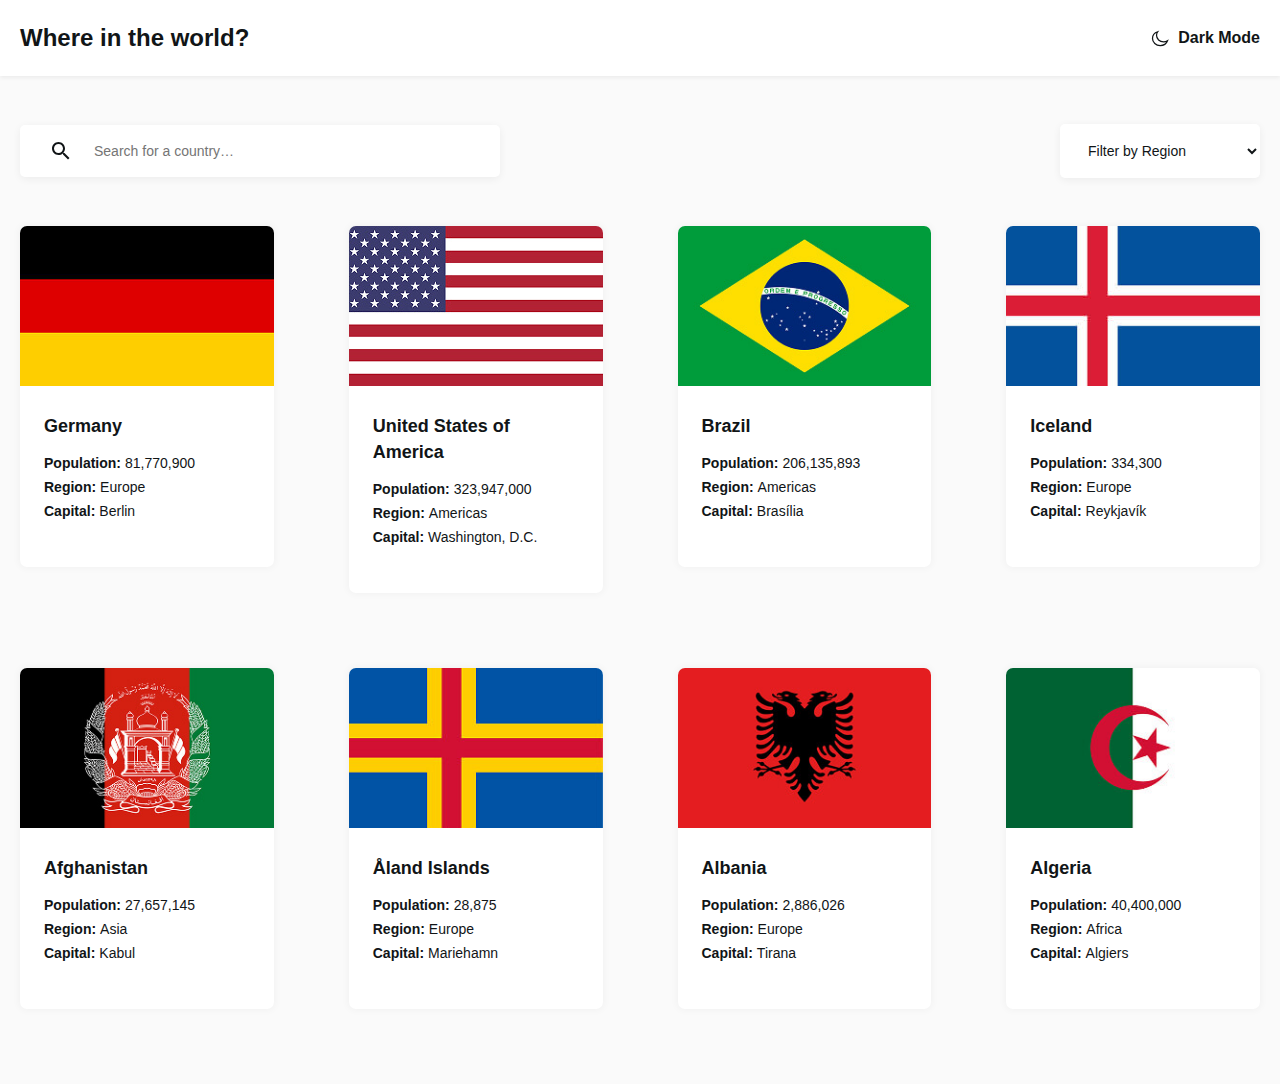
<file: index.html>
<!DOCTYPE html>
<html lang="en">
<head>
  <meta charset="UTF-8">
  <meta name="viewport" content="width=device-width, initial-scale=1.0">
  <title>Countries</title>


  <!-- Stylesheets -->
<link rel="stylesheet" href="css/normalize.css">
<link rel="stylesheet" href="css/styles.css">
</head>
<body>



    <!-- SITE-HEADER -->
    <header class="site-header">
      <div class="site-header-container container">
          <a class="site-header-logo" href="index.html">Where in the world?</a>

          <button class="site-header-theme-toggler js-site-header-theme-toggler" type="button">
            <span class="site-header-theme-toggler-inner">
              <svg class="site-header-theme-toggler-icon" width="20" height="20" xmlns="http://www.w3.org/2000/svg"><path fill-rule="evenodd" clip-rule="evenodd" d="M13.553 13.815c-3.884 0-7.034-2.887-7.034-6.447 0-1.343.448-2.586 1.212-3.618-3.04.945-5.231 3.581-5.231 6.688 0 3.9 3.45 7.062 7.704 7.062 3.389 0 6.266-2.007 7.296-4.796a7.458 7.458 0 0 1-3.947 1.111Z" fill="#fff" stroke="currentColor" stroke-width="1.25"/></svg>
              <span class="site-header-theme-toggler-text">Dark Mode</span>
            </span>
          </button>
        </div>
    </header>


    <!-- MAIN-CONTENT -->
    <main class="main-content">
      <div class="container">
        <section>
          <!-- <h2>Filtrlar</h2> -->
          <form class="filters" action="https://echo.htmlacademy.ru" method="GET">
            <div class="filters-search-wrapper">
              <svg class="filters-search-icon" width="18" height="18" xmlns="http://www.w3.org/2000/svg"><path fill-rule="evenodd" clip-rule="evenodd" d="M12.5 11h-.8l-.3-.3c1-1.1 1.6-2.6 1.6-4.2C13 2.9 10.1 0 6.5 0S0 2.9 0 6.5 2.9 13 6.5 13c1.6 0 3.1-.6 4.2-1.6l.3.3v.8l5 5 1.5-1.5-5-5Zm-6 0C4 11 2 9 2 6.5S4 2 6.5 2 11 4 11 6.5 9 11 6.5 11Z" fill="currentColor"/></svg>
            <input class="filters-search-input" type="search" name="search" placeholder="Search for a country…" aria-label="County name" required>
            </div>
            <select class="filters-region-select" name="region" aria-label="Regions">
              <option selected disabled>Filter by Region</option>
              <option>Africa</option>
              <option>America</option>
              <option>Asia</option>
              <option>Europe</option>
              <option>Oceania</option>
            </select>
          </form>
        </section>

        <!-- INDEX-COUNTRIES -->
        <section class="index-countries">
          <!-- <h2>Countries</h2> -->
          <ul class="index-countries-list">
            <li class="index-countries-item">
              <div class="index-country">
                <img class="countries-flag-img" src="img/flag-germany.jpg" alt="Germany flag" width="264" height="160" srcset="img/flag-germany.jpg 1x, img/flag-germany@2x.jpg 2x">
                <div class="index-country-info">
                  <h3 class="index-country-name">
                    <a class="index-country-link" href="country.html">
                      Germany
                    </a>
                  </h3>
                  <dl class="index-country-detailes">
                    <div class="index-country-details-item">
                      <dt class="index-country-details-title">Population:</dt>
                      <dd class="index-country-details-value">81,770,900</dd>
                    </div>
                    <div class="index-country-details-item">
                      <dt class="index-country-details-title">Region:</dt>
                      <dd class="index-country-details-value">Europe</dd>
                    </div>
                    <div class="index-country-details-item">
                      <dt class="index-country-details-title">Capital:</dt>
                      <dd class="index-country-details-value">Berlin</dd>
                    </div>
                  </dl>
                </div>
              </div>
            </li>
            <li class="index-countries-item">
              <div class="index-country">
                <img class="countries-flag-img" src="img/flag-usa.jpg" alt="United States of America flag" width="264" height="160" srcset="img/flag-usa.jpg 1x, img/flag-usa@2x.jpg 2x">
                <div class="index-country-info">
                  <h3 class="index-country-name">
                    <a class="index-country-link" href="country.html">
                      United States of America
                    </a>
                  </h3>
                  <dl class="index-country-detailes">
                    <div class="index-country-details-item">
                      <dt class="index-country-details-title">Population:</dt>
                      <dd class="index-country-details-value">323,947,000</dd>
                    </div>
                    <div class="index-country-details-item">
                        <dt class="index-country-details-title">Region:</dt>
                        <dd class="index-country-details-value">Americas</dd>
                    </div>
                    <div class="index-country-details-item">
                        <dt class="index-country-details-title">Capital:</dt>
                        <dd class="index-country-details-value">Washington, D.C.</dd>
                    </div>
                  </dl>
                </div>
              </div>
            </li>
            <li class="index-countries-item">
              <div class="index-country">
                <img class="countries-flag-img" src="img/flag-brazil.jpg" alt="Brazil flag" width="264" height="160" srcset="img/flag-brazil.jpg 1x, img/flag-brazil@2x.jpg 2x">
                <div class="index-country-info">
                  <h3 class="index-country-name">
                    <a class="index-country-link" href="country.html">
                      Brazil
                    </a>
                  </h3>
                  <dl class="index-country-detailes">
                    <div class="index-country-details-item">
                      <dt class="index-country-details-title">Population:</dt>
                      <dd class="index-country-details-value">206,135,893</dd>
                    </div>
                    <div class="index-country-details-item">
                        <dt class="index-country-details-title">Region:</dt>
                        <dd class="index-country-details-value">Americas</dd>
                    </div>
                    <div class="index-country-details-item">
                        <dt class="index-country-details-title">Capital:</dt>
                        <dd class="index-country-details-value">Brasília</dd>
                    </div>
                  </dl>
                </div>
              </div>
            </li>
            <li class="index-countries-item">
              <div class="index-country">
                <img class="countries-flag-img" src="img/flag-iceland.jpg" alt="Iceland flag" width="264" height="160" srcset="img/flag-iceland.jpg 1x, img/flag-iceland@2x.jpg 2x">
                <div class="index-country-info">
                  <h3 class="index-country-name">
                    <a class="index-country-link" href="country.html">
                      Iceland
                    </a>
                  </h3>
                  <dl class="index-country-detailes">
                    <div class="index-country-details-item">
                      <dt class="index-country-details-title">Population:</dt>
                      <dd class="index-country-details-value">334,300</dd>
                    </div>
                    <div class="index-country-details-item">
                      <dt class="index-country-details-title">Region:</dt>
                      <dd class="index-country-details-value">Europe</dd>
                    </div>
                    <div class="index-country-details-item">
                      <dt class="index-country-details-title">Capital:</dt>
                      <dd class="index-country-details-value">Reykjavík</dd>
                    </div>
                  </dl>
                </div>
              </div>
            </li>
            <li class="index-countries-item">
              <div class="index-country">
                <img class="countries-flag-img" src="img/flag-ex-afghanistan.jpg" alt="Afghanistan flag" width="264" height="160" srcset="img/flag-ex-afghanistan.jpg 1x, img/flag-ex-afghanistan@2x.jpg 2x">
                <div class="index-country-info">
                  <h3 class="index-country-name">
                    <a class="index-country-link" href="country.html">
                      Afghanistan
                    </a>
                  </h3>
                  <dl class="index-country-detailes">
                    <div class="index-country-details-item">
                      <dt class="index-country-details-title">Population:</dt>
                      <dd class="index-country-details-value">27,657,145</dd>
                    </div>
                    <div class="index-country-details-item">
                      <dt class="index-country-details-title">Region:</dt>
                      <dd class="index-country-details-value">Asia</dd>
                    </div>
                    <div class="index-country-details-item">
                      <dt class="index-country-details-title">Capital:</dt>
                      <dd class="index-country-details-value">Kabul</dd>
                    </div>
                  </dl>
                </div>
              </div>
            </li>
            <li class="index-countries-item">
              <div class="index-country">
                <img class="countries-flag-img" src="img/flag-aland-islands.jpg" alt="Åland Islands flag" width="264" height="160" srcset="img/flag-aland-islands.jpg 1x, img/flag-aland-islands@2x.jpg 2x">
                <div class="index-country-info">
                  <h3 class="index-country-name">
                    <a class="index-country-link" href="country.html">
                      Åland Islands
                    </a>
                  </h3>
                  <dl class="index-country-detailes">
                    <div class="index-country-details-item">
                      <dt class="index-country-details-title">Population:</dt>
                      <dd class="index-country-details-value">28,875</dd>
                    </div>
                    <div class="index-country-details-item">
                      <dt class="index-country-details-title">Region:</dt>
                      <dd class="index-country-details-value">Europe</dd>
                    </div>
                    <div class="index-country-details-item">
                      <dt class="index-country-details-title">Capital:</dt>
                      <dd class="index-country-details-value">Mariehamn</dd>
                    </div>
                  </dl>
                </div>
              </div>
            </li>
            <li class="index-countries-item">
              <div class="index-country">
                <img class="countries-flag-img" src="img/flag-albania.jpg" alt="Albania flag" width="264" height="160" srcset="img/flag-albania.jpg 1x, img/flag-albania@2x.jpg 2x">
                <div class="index-country-info">
                  <h3 class="index-country-name">
                    <a class="index-country-link" href="country.html">
                      Albania
                    </a>
                  </h3>
                  <dl class="index-country-detailes">
                    <div class="index-country-details-item">
                      <dt class="index-country-details-title">Population:</dt>
                      <dd class="index-country-details-value">2,886,026</dd>
                    </div>
                    <div class="index-country-details-item">
                      <dt class="index-country-details-title">Region:</dt>
                      <dd class="index-country-details-value">Europe</dd>
                    </div>
                    <div class="index-country-details-item">
                      <dt class="index-country-details-title">Capital:</dt>
                      <dd class="index-country-details-value">Tirana</dd>
                    </div>
                  </dl>
                </div>
              </div>
            </li>
            <li class="index-countries-item">
              <div class="index-country">
                <img class="countries-flag-img" src="img/flag-algeria.jpg" alt="Algeria flag" width="264" height="160" srcset="img/flag-algeria.jpg 1x, img/flag-algeria@2x.jpg 2x">
                <div class="index-country-info">
                  <h3 class="index-country-name">
                    <a class="index-country-link" href="country.html">
                      Algeria
                    </a>
                  </h3>
                  <dl class="index-country-detailes">
                    <div class="index-country-details-item">
                      <dt class="index-country-details-title">Population:</dt>
                      <dd class="index-country-details-value">40,400,000</dd>
                    </div>
                    <div class="index-country-details-item">
                      <dt class="index-country-details-title">Region:</dt>
                      <dd class="index-country-details-value">Africa</dd>
                    </div>
                    <div class="index-country-details-item">
                      <dt class="index-country-details-title">Capital:</dt>
                      <dd class="index-country-details-value">Algiers</dd>
                    </div>
                  </dl>
                </div>
              </div>
            </li>
          </ul>
        </section>
      </div>
    </main>


  <script src="js/main.js"></script>
</body>
</html>
</file>
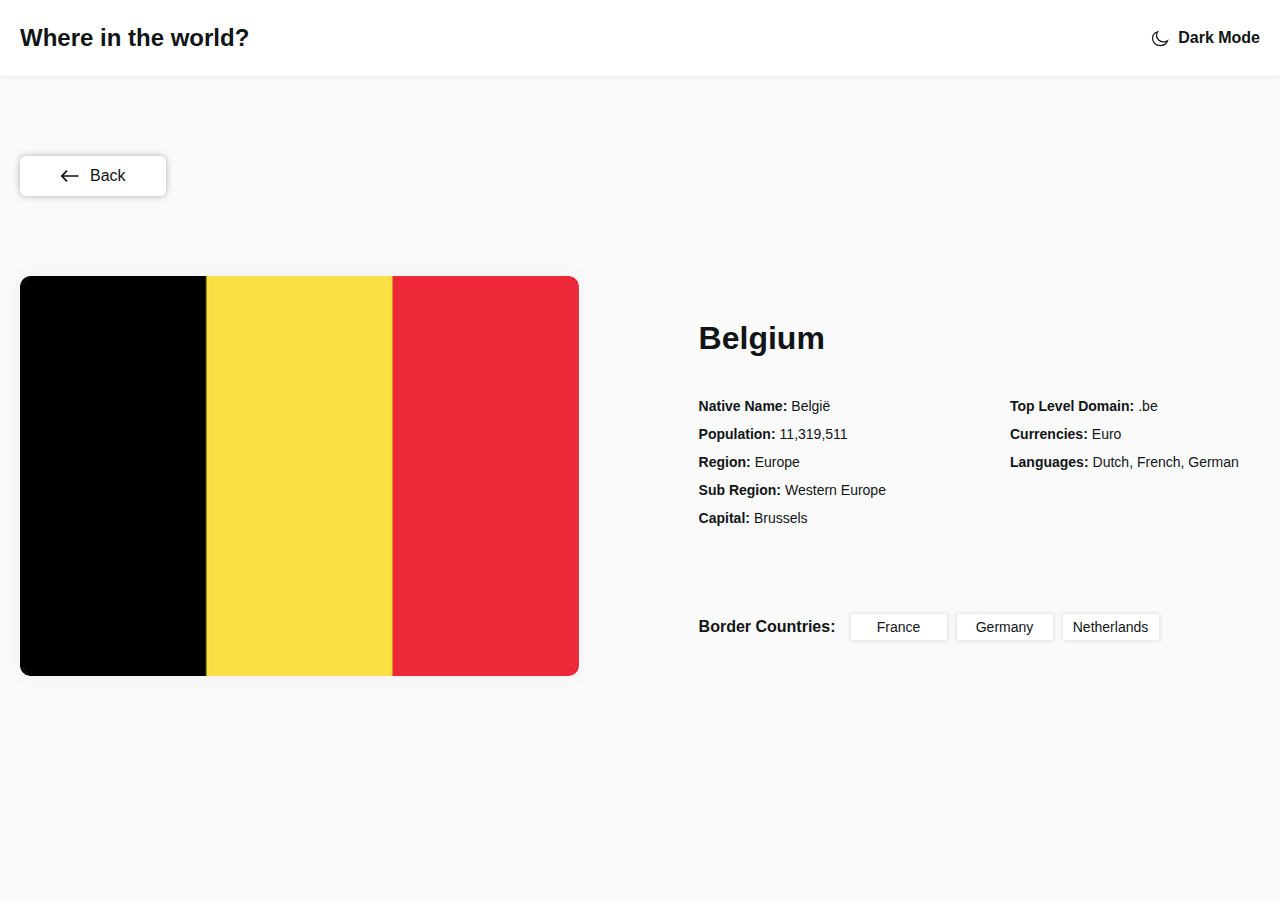
<file: country.html>
<!DOCTYPE html>
<html lang="en">
<head>
  <meta charset="UTF-8">
  <meta name="viewport" content="width=device-width, initial-scale=1.0">
  <title>Countries</title>


  <!-- Stylesheets -->
<link rel="stylesheet" href="css/normalize.css">
<link rel="stylesheet" href="css/styles.css">
</head>
<body>



    <!-- SITE-HEADER -->
    <header class="site-header">
      <div class="site-header-container container">
          <a class="site-header-logo" href="index.html">Where in the world?</a>

          <button class="site-header-theme-toggler js-site-header-theme-toggler" type="button">
            <span class="site-header-theme-toggler-inner">
              <svg class="site-header-theme-toggler-icon" width="20" height="20" xmlns="http://www.w3.org/2000/svg"><path fill-rule="evenodd" clip-rule="evenodd" d="M13.553 13.815c-3.884 0-7.034-2.887-7.034-6.447 0-1.343.448-2.586 1.212-3.618-3.04.945-5.231 3.581-5.231 6.688 0 3.9 3.45 7.062 7.704 7.062 3.389 0 6.266-2.007 7.296-4.796a7.458 7.458 0 0 1-3.947 1.111Z" fill="#fff" stroke="currentColor" stroke-width="1.25"/></svg>
              <span class="site-header-theme-toggler-text">Dark Mode</span>
            </span>
          </button>
        </div>
    </header>


    <!-- MAIN-CONTENT -->
    <main class="main-content main-content-inner country-page">
      <div class="container">

        <div class="country-page-back-wrapper">
          <a class="country-page-back-link" href="index.html">
            <svg class="country-page-back-icon" width="20" height="20" xmlns="http://www.w3.org/2000/svg"><path fill-rule="evenodd" clip-rule="evenodd" d="m6.464 4.107 1.179 1.179-3.89 3.889h14.85v1.65H3.753l3.89 3.889-1.179 1.179L.572 10l5.892-5.893Z" fill="currentColor"/></svg>
            <span class="country-page-back-text">Back</span>
          </a>
        </div>


        <!-- COUNTRY-PAGE-FLAG-INFO -->
        <div class="country-page-flag-info">
          <img class="country-page-flag" src="img/flag-belgium-bg.jpg" alt="Belgium flag" width="560" height="400" srcset="img/flag-belgium-bg.jpg 1x, img/flag-belgium-bg@2x.jpg 2x">
          <div class="country-page-info">
            <h1 class="country-page-title">Belgium</h1>
            <div class="country-page-dls-wrapper">
              <dl class="country-page-detailes">
                <div class="country-page-detailes-item">
                  <dt class="country-page-detailes-title">Native Name:</dt>
                  <dd class="country-page-detailes-value">België</dd>
                </div>
                <div class="country-page-detailes-item">
                  <dt class="country-page-detailes-title">Population:</dt>
                  <dd class="country-page-detailes-value">11,319,511</dd>
                </div>
                <div class="country-page-detailes-item">
                  <dt class="country-page-detailes-title">Region:</dt>
                  <dd class="country-page-detailes-value">Europe</dd>
                </div>
                <div class="country-page-detailes-item">
                  <dt class="country-page-detailes-title">Sub Region:</dt>
                  <dd class="country-page-detailes-value">Western Europe</dd>
                </div>
                <div class="country-page-detailes-item">
                  <dt class="country-page-detailes-title">Capital:</dt>
                  <dd class="country-page-detailes-value">Brussels</dd>
                </div>
              </dl>
              <dl class="country-page-detailes">
                <div class="country-page-detailes-item">
                  <dt class="country-page-detailes-title">Top Level Domain:</dt>
                  <dd class="country-page-detailes-value">.be</dd>
                </div>
                <div class="country-page-detailes-item">
                  <dt class="country-page-detailes-title">Currencies:</dt>
                  <dd class="country-page-detailes-value">Euro</dd>
                </div>
                <div class="country-page-detailes-item">
                  <dt class="country-page-detailes-title">Languages:</dt>
                  <dd class="country-page-detailes-value">Dutch, French, German</dd>
                </div>
              </dl>
            </div>

            <section class="country-page-border-countries">
              <h2 class="country-page-border-countries-heading">Border Countries: </h2>
              <div class="country-page-border-countries-list">
                <a class="country-page-border-country-link" href="index.html">France</a>
                <a class="country-page-border-country-link" href="index.html">Germany</a>
                <a class="country-page-border-country-link" href="index.html">Netherlands</a>
              </div>
            </section>
          </div>
        </div>
      </div>
    </main>


  <script src="js/main.js"></script>
</body>
</html>
</file>
<file: css/styles.css>
/* CUSTOM-PROPs */
:root {
  --body-bg: #fafafa;
  --element-bg: #fff;
  --text-color: #111517;
  --transition-duration: 0.4s;
}



/* FONTS */
@font-face {
  font-family: "Nunito Sans 7pt";
  src: url("../fonts/NunitoSans7pt-ExtraBold.woff2") format("woff2"),
    url("../fonts/NunitoSans7pt-ExtraBold.woff") format("woff");
  font-weight: bold;
  font-style: normal;
  font-display: swap;
}

@font-face {
  font-family: "Nunito Sans 7pt";
  src: url("../fonts/NunitoSans7pt-Regular.woff2") format("woff2"),
    url("../fonts/NunitoSans7pt-Regular.woff") format("woff");
  font-weight: normal;
  font-style: normal;
  font-display: swap;
}

@font-face {
  font-family: "Nunito Sans 7pt";
  src: url("../fonts/NunitoSans7pt-Light.woff2") format("woff2"),
    url("../fonts/NunitoSans7pt-Light.woff") format("woff");
  font-weight: 300;
  font-style: normal;
  font-display: swap;
}

@font-face {
  font-family: "Nunito Sans 7pt";
  src: url("/fonts/NunitoSans7pt-SemiBold.woff2") format("woff2"),
    url("/fonts/NunitoSans7pt-SemiBold.woff") format("woff");
  font-weight: 600;
  font-style: normal;
  font-display: swap;
}


/* GLOBAL */
html {
box-sizing: border-box;
height: 100%;
scroll-behavior: smooth;
}

*,
*::before,
*::after {
  box-sizing: inherit;
}

body {
display: flex;
flex-direction: column;
height: 100%;
padding: 0;
margin: 0;
font-family: "Nurito Sans", "Arial", sans-serif;
font-size: 14px;
line-height: 16px;
background-color: var(--body-bg);
color: var(--text-color);
transition: background-color var(--transition-duration) ease,
  color var(--transition-duration) ease;
}

img {
max-width: 100%;
height: auto;
}

a {
  text-decoration: none;
}

.dark-mode {
  --body-bg: #202c36;
  --element-bg: #2b3844;
  --text-color: #fff;
}


/* CONTAINER */
.container {
width: 100%;
max-width: 1320px;
padding-left: 20px;
padding-right: 20px;
margin-left: auto;
margin-right: auto;
}


/* MAIN-CONTENT */
.main-content {
  flex-grow: 1;
  padding-top: 48px;
  padding-bottom: 48px;
}

.main-content-inner{
  padding-top: 80px;
}


/* SITE-HEADER */
.site-header {
  padding-top: 24px;
  padding-bottom: 24px;
  background-color: var(--element-bg);
  box-shadow: 0px 2px 4px rgba(0, 0, 0, 0.06);
  white-space: nowrap;

  /*
  position: relative; */
}

.site-header-container {
  display: flex;
  align-items: center;
  justify-content: space-between;
}

.site-header-logo {
  font-size: 24px;
  line-height: normal;
  font-weight: 800;
  color: var(--text-color);
}

.site-header-logo:hover {
  opacity: 0.8;
}

.site-header-logo:active {
  opacity: 0.6;
}

.site-header-theme-toggler {
  padding: 0;
  border: 0;
  background-color: transparent;
  cursor: pointer;
  color: var(--text-color);
}

.site-header-theme-toggler:hover {
  opacity: 0.8;
}

.site-header-theme-toggler:active {
  opacity: 0.6;
}

.site-header-theme-toggler-inner {
  display: flex;
  align-items: center;
}

.site-header-theme-toggler-text {
  margin-left: 8px;
  font-size: 16px;
  line-height: 22px;
  font-weight: 600;
}


/* HEADER */

.change-dark-mode {
  display: flex;
  align-items: center;
}

.dark-mode-icon {
  width: 20px;
  height: 20px;
  margin-right: 8px;
  object-fit: contain;
  color: var(--accent-color);
}

.dark-button {
  display: flex;
  align-items: center;
  padding: 6px 0;
  margin: 0;
  font-size: 16px;
  font-weight: 500;
  line-height: normal;
  color: var(--brand-color);
  background-color:  var(--primary-color);
  border: 0;
  transition: opacity var(--transition-duration) ease;
}

.dark-button:hover {
  opacity: 0.8;
}

.dark-button:active {
  opacity: 0.6;
}


/* MAIN-CONTENT */
.filters {
  display: flex;
  justify-content: space-between;
  align-items: center;
  margin-bottom: 48px;
}

.filters-search-wrapper {
  position: relative;
}

.filters-search-icon {
  position: absolute;
  left: 32px;
  top: 50%;
  transform: translateY(-50%);
  color: var(--text-color);
  pointer-events: none;
}

.filters-search-input {
  min-width: 480px;
  padding: 18px 74px;
  border: 0;
  border-radius: 5px;
  background-color: var(--element-bg);
  color: var(--text-color);
  box-shadow: 0px 2px 9px rgba(0, 0, 0, 0.06);
}

.filters-region-select {
  min-width: 200px;
  padding: 18px 24px;
  border: 0;
  border-radius: 5px;
  background-color: var(--element-bg);
  color: var(--text-color);
  box-shadow: 0px 2px 9px rgba(0, 0, 0, 0.06);
}


/* INDEX-COUNTRIES */
.index-countries-list {
  display: flex;
  flex-wrap: wrap;
  padding: 0;
  margin: 0;
  margin-left: -75px;
  margin-bottom: -75px;
  list-style: none;
}

.index-countries-item {
  width: calc(25% - 75px);
  margin-left: 75px;
  margin-bottom: 75px;
}


/* INDEX-COUNTRY */
.index-country {
  border-radius: 7px;
  overflow: hidden;
  background-color: var(--element-bg);
  color: var(--text-color);
  box-shadow: 0 0 7px 2px rgba(0, 0, 0, 0.03);
}

.countries-flag-img {
  width: 100%;
  height: 160px;
  object-fit: cover;
}

.index-country-info {
  padding: 24px 24px 48px;
}

.index-country-name {
  margin-top: 0;
  margin-bottom: 16px;
  font-size: 18px;
  line-height: 26px;

  /* Video darslikda font-weight 800 berilgan. Lekin nimagadir font-weight 800 bersam America Qo`shma shtatlari davlat nomi pastga tushib ketyapdi. Shuning uchun men font-weight 700 berdim !!! */
  font-weight: 700;
  /* font-weight: 800; */
}

.index-country-link {
  color: var(--text-color);
}

.index-country-detailes {
  margin: 0;
}

.index-country-details-item {
  display: flex;
  flex-wrap: wrap;
}

.index-country-details-item:not(:last-child) {
  margin-bottom: 8px;
}

.index-country-details-title {
  font-weight: 600;
}

.index-country-details-value {
  margin-left: 4px;
}


/* COUNTRY-PAGE */
.country-page-back-wrapper {
  margin-bottom: 80px;
}

.country-page-back-link {
  display: inline-flex;
  align-items: center;
  padding: 10px 40px;
  border-radius: 6px;
  background-color: var(--element-bg);
  color: var(--text-color);
  box-shadow: 0px 0px 7px rgba(0, 0, 0, 0.3);
}

.country-page-back-link:hover {
  opacity: 0.8;
}

.country-page-back-link:active {
  opacity: 0.6;
}

.country-page-back-icon {
  width: 20px;
  height: 20px;
  margin-right: 10px;
}

.country-page-back-text {
  font-size: 16px;
  line-height: 20px;
}

.country-page-flag-info {
  display: flex;
}

.country-page-flag {
  width: 560px;
  height: 400px;
  margin-right: 120px;
  object-fit: cover;
  border-radius: 10px;
  box-shadow: 0px 0px 14px 4px rgba(0, 0, 0, 0.03);
}

.country-page-info {
  width: 600px;
  padding-top: 40px;
}

.country-page-title {
  margin-top: 0;
  margin-bottom: 24px;
  font-size: 32px;
  line-height: 44px;
  font-weight: 800;
}

.country-page-dls-wrapper {
  display: flex;
  justify-content: space-between;
  margin-bottom: 70px;
}

.country-page-detailes {
  width: 250px;
}

.country-page-detailes-item {
  display: flex;
}

.country-page-detailes-item:not(:last-child) {
  margin-bottom: 12px;
}

.country-page-detailes-title {
  margin-right: 4px;
  font-weight: 600;
}

.country-page-detailes-value {
  margin: 0;
  font-weight: 300;
}

.country-page-border-countries {
  display: flex;
  align-items: center;
}

.country-page-border-countries-heading {
  margin-top: 0;
  margin-bottom: 0;
  margin-right: 15px;
  font-size: 16px;
  line-height: 20px;
  font-weight: 600;
}

.country-page-border-countries-list {
  display: flex;
  flex-wrap: wrap;
}
.country-page-border-country-link {
  min-width: 96px;
  padding: 5px 10px;
  margin-top: 4px;
  margin-bottom: 4px;
  border-radius: 2px;
  background-color: var(--element-bg);
  color: var(--text-color);
  text-align: center;
  box-shadow: 0px 0px 4px 1px rgba(0, 0, 0, 0.1);
  transition: background-color var(--transition-duration) ease,
  color var(--transition-duration) ease;
}

.country-page-border-country-link:not(:last-child) {
  margin-right: 10px;
}

.country-page-border-country-link:hover {
  opacity: 0.8;
}

.country-page-border-country-link:active {
  opacity: 0.6;
}
</file>
